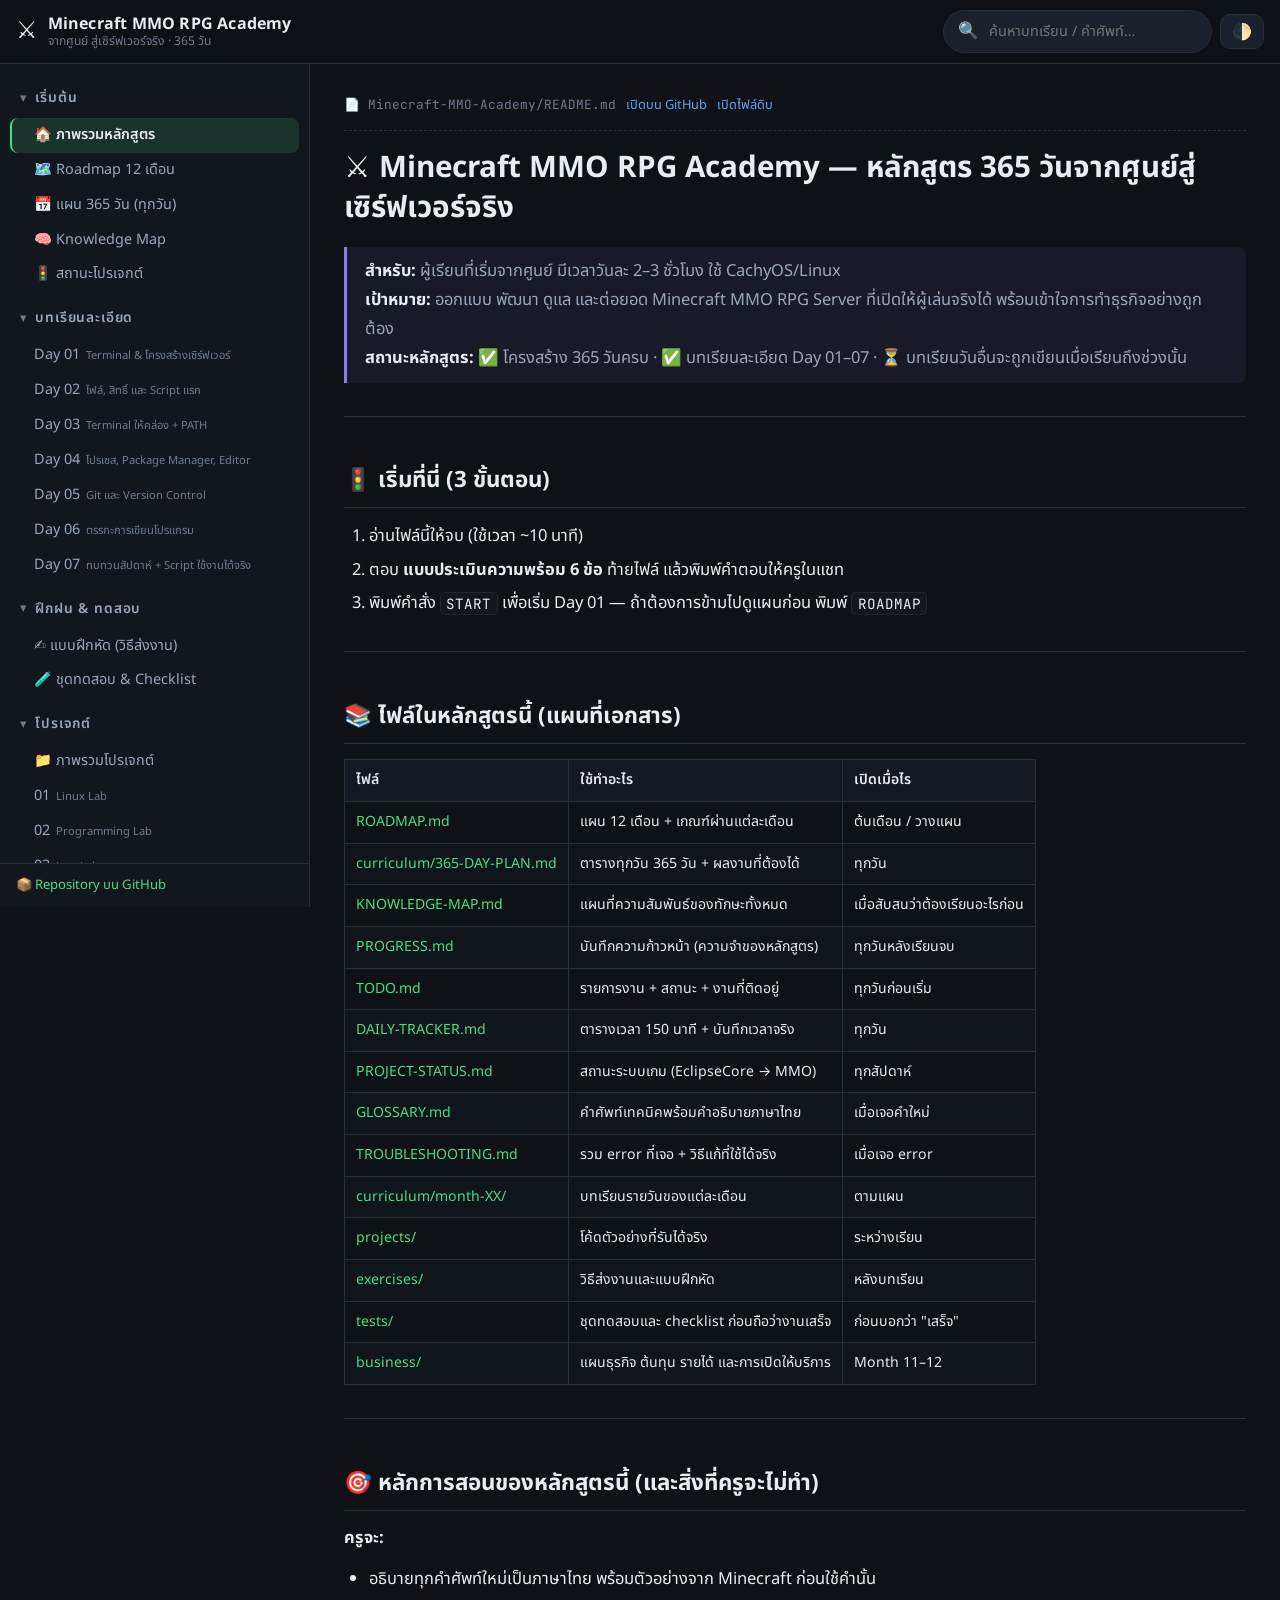
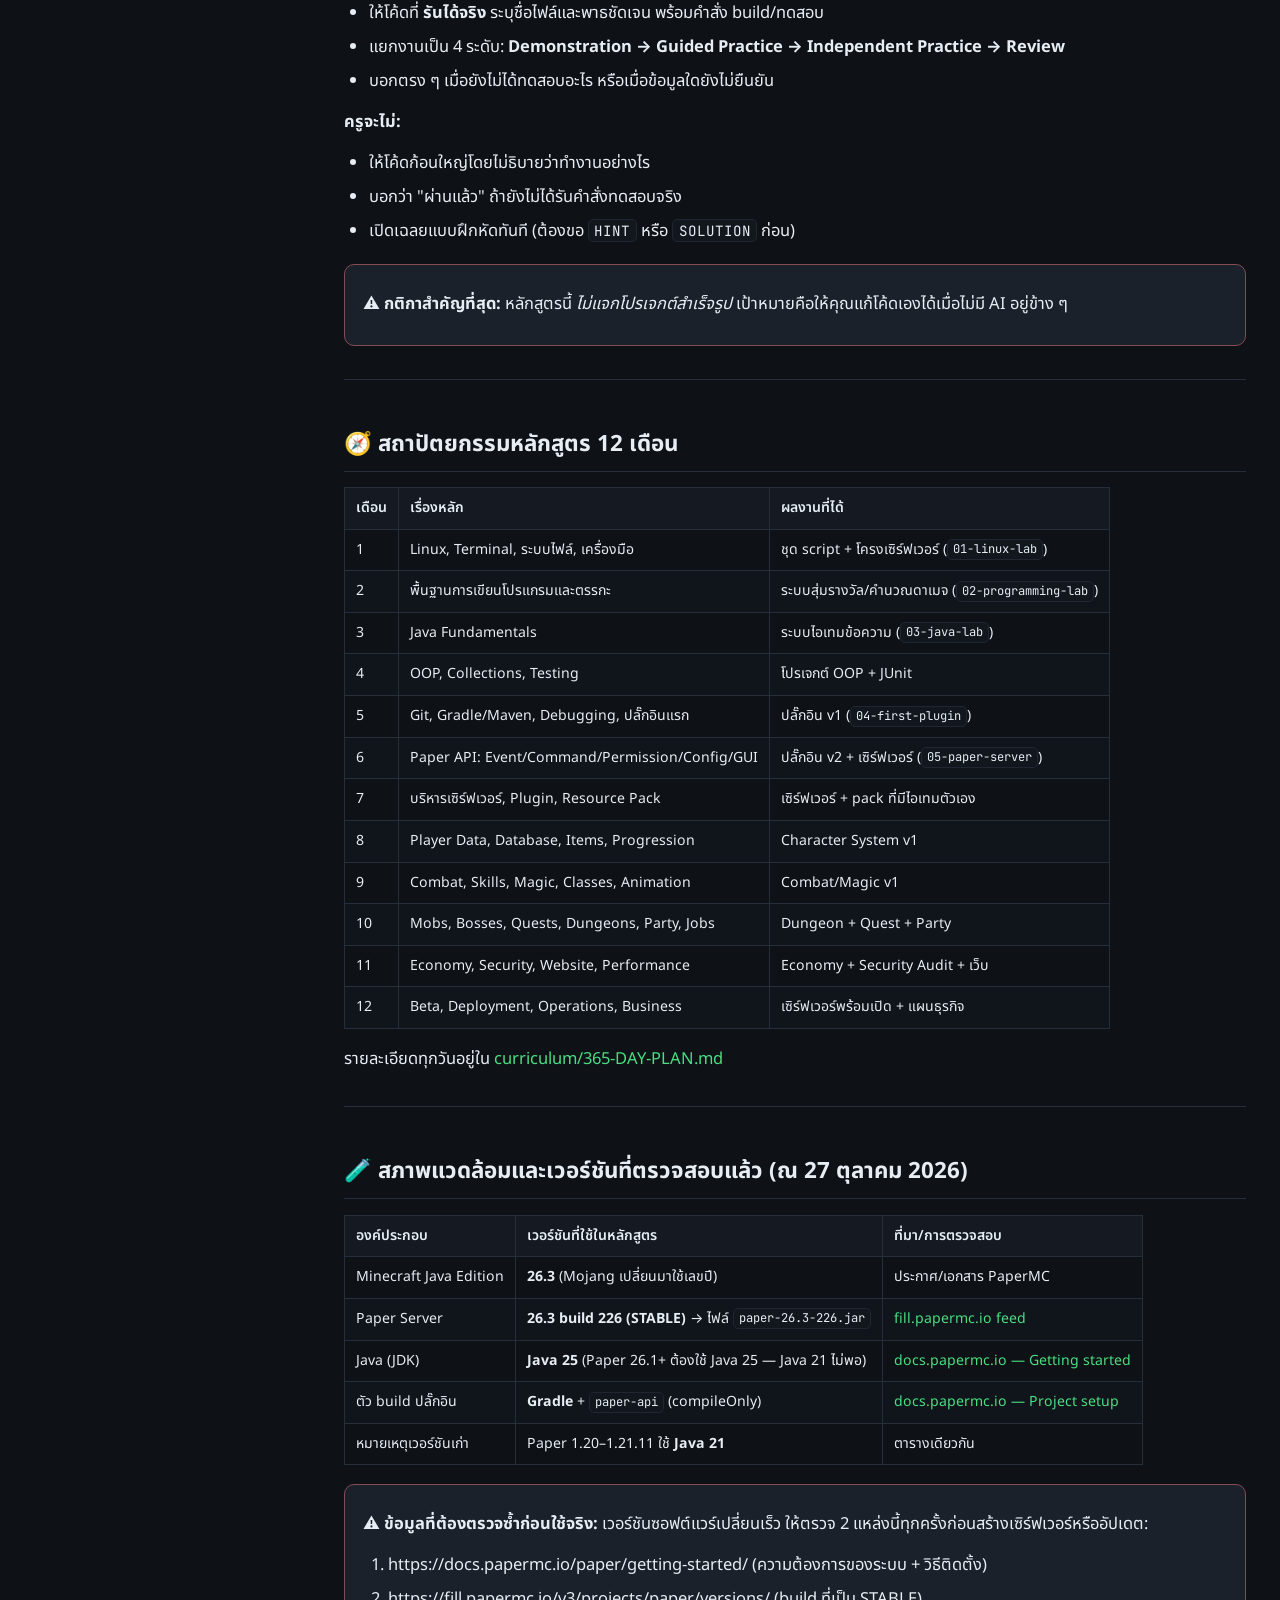
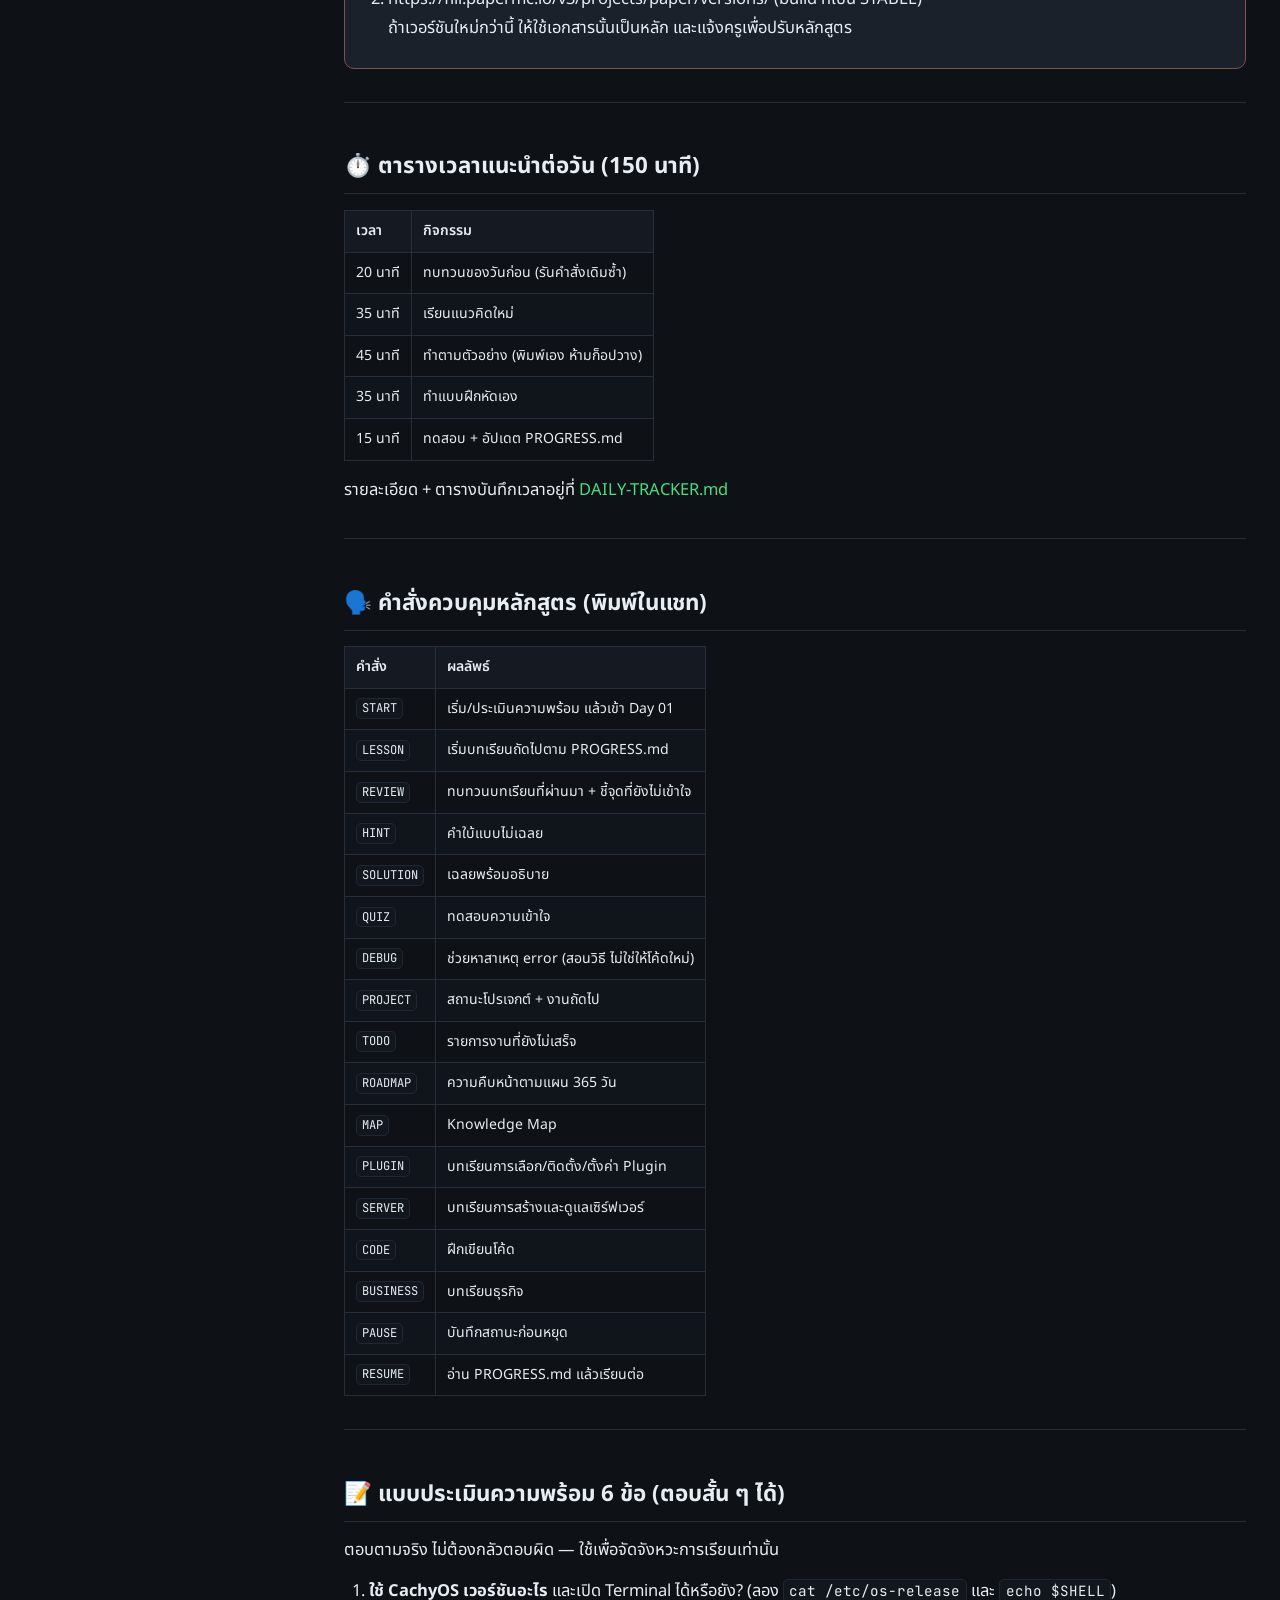
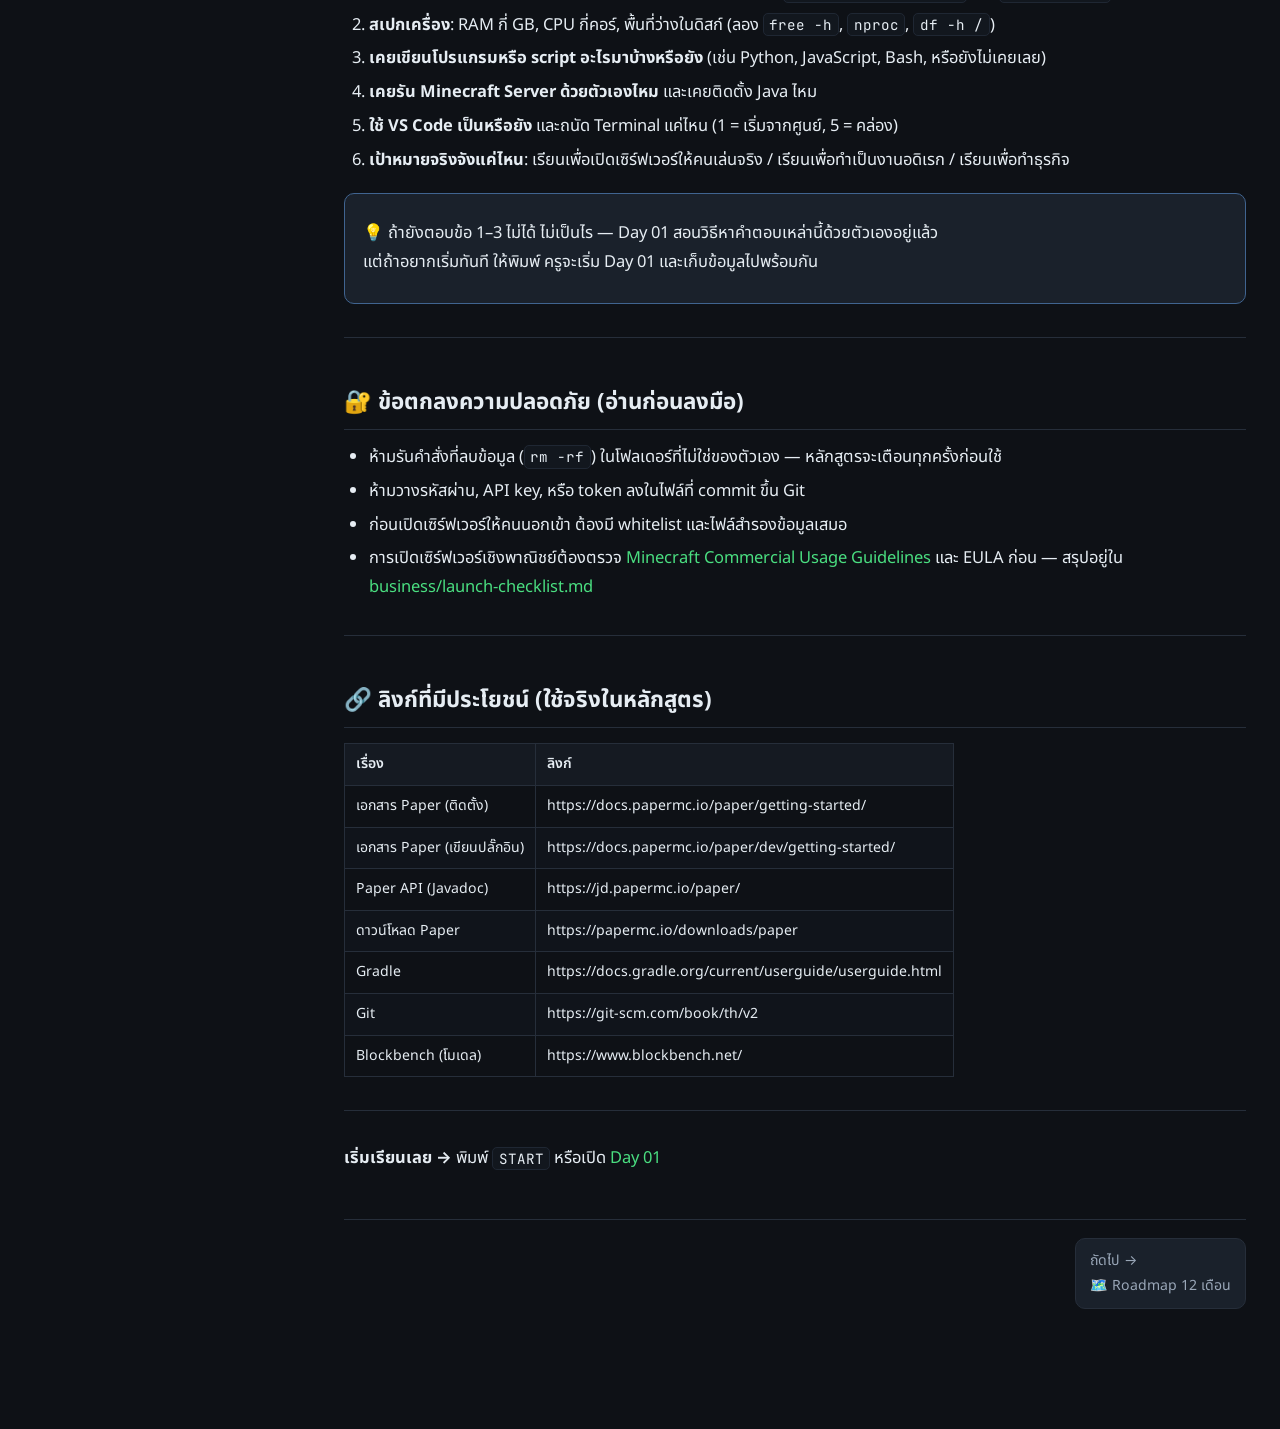
<file: index.html>
<!doctype html>
<html lang="th">
<head>
<meta charset="utf-8">
<meta name="viewport" content="width=device-width, initial-scale=1">
<title>Minecraft MMO RPG Academy — หลักสูตร 365 วัน</title>
<meta name="description" content="หลักสูตรเรียนรู้จากศูนย์สู่การสร้าง Minecraft MMO RPG Server: Linux, Java, Paper API, Plugin, Resource Pack, Database, DevOps, Security และ Business">
<meta name="color-scheme" content="dark light">
<link rel="icon" href="data:image/svg+xml,<svg xmlns='http://www.w3.org/2000/svg' viewBox='0 0 100 100'><text y='.9em' font-size='90'>⚔️</text></svg>">
<link rel="preconnect" href="https://fonts.googleapis.com">
<link rel="preconnect" href="https://fonts.gstatic.com" crossorigin>
<link href="https://fonts.googleapis.com/css2?family=Noto+Sans+Thai:wght@400;500;600;700&family=JetBrains+Mono:wght@400;500&family=Inter:wght@400;500;600;700&display=swap" rel="stylesheet">
<link rel="stylesheet" href="assets/style.css">
</head>
<body>

<header class="topbar">
  <button class="icon-btn menu-btn" id="menuBtn" aria-label="เปิดเมนู">☰</button>
  <a class="brand" href="#/Minecraft-MMO-Academy/README.md">
    <span class="brand-mark">⚔️</span>
    <span class="brand-text">
      <strong>Minecraft MMO RPG Academy</strong>
      <small>จากศูนย์ สู่เซิร์ฟเวอร์จริง · 365 วัน</small>
    </span>
  </a>
  <div class="topbar-tools">
    <label class="search">
      <span aria-hidden="true">🔍</span>
      <input id="searchInput" type="search" placeholder="ค้นหาบทเรียน / คำศัพท์…" autocomplete="off">
    </label>
    <button class="icon-btn" id="themeBtn" title="สลับโหมดสว่าง/มืด">🌓</button>
  </div>
</header>

<div class="layout">
  <aside class="sidebar" id="sidebar">
    <div class="sidebar-scroll" id="sidebarBody">
      <p class="nav-loading">กำลังโหลดเมนู…</p>
    </div>
    <div class="sidebar-foot">
      <a href="https://github.com/Mengkubbbb/Mengkubbbb.github.io" target="_blank" rel="noopener">📦 Repository บน GitHub</a>
    </div>
  </aside>

  <main class="content" id="content" tabindex="-1">
    <div class="loading-card">
      <h2>กำลังเตรียมหลักสูตร…</h2>
      <p>หากข้อความนี้ค้างนาน แสดงว่าเปิดไฟล์แบบ <code>file://</code> อยู่ ให้เปิดผ่านเว็บเซิร์ฟเวอร์หรือ GitHub Pages แทน</p>
    </div>
  </main>
</div>

<div class="scrim" id="scrim"></div>

<noscript>
  <div class="noscript">
    <h1>Minecraft MMO RPG Academy</h1>
    <p>หน้านี้ต้องใช้ JavaScript เพื่อแสดงเนื้อหาจากไฟล์ Markdown ในโฟลเดอร์ <code>Minecraft-MMO-Academy/</code></p>
    <p>เปิดอ่านได้โดยตรงที่ไฟล์ <a href="Minecraft-MMO-Academy/README.md">Minecraft-MMO-Academy/README.md</a></p>
  </div>
</noscript>

<script type="module" src="assets/app.js"></script>
</body>
</html>
</file>
<file: assets/style.css>
/* Minecraft MMO RPG Academy — stylesheet
   โครงสร้าง: ตัวแปรสี → topbar → sidebar → content → markdown → responsive */

:root {
  --bg: #0e1116;
  --bg-soft: #151a22;
  --bg-card: #1a212b;
  --panel: #12171e;
  --border: #262e3a;
  --border-soft: #1f2733;
  --fg: #e6edf3;
  --fg-dim: #9aa7b8;
  --fg-mute: #6f7c8d;
  --accent: #4ade80;      /* เขียวมรกต — สีหลักของธีม Minecraft */
  --accent-2: #8b7cf6;    /* ม่วง — สีรองสำหรับ MMO/เวทมนตร์ */
  --accent-3: #f0b429;    /* ทอง — สถานะกำลังเรียน */
  --danger: #f87171;
  --info: #60a5fa;
  --radius: 12px;
  --mono: "JetBrains Mono", ui-monospace, SFMono-Regular, Menlo, monospace;
  --sans: "Noto Sans Thai", "Inter", system-ui, -apple-system, sans-serif;
  --maxw: 920px;
}

html[data-theme="light"] {
  --bg: #f6f7f9;
  --bg-soft: #ffffff;
  --bg-card: #ffffff;
  --panel: #f0f2f5;
  --border: #d9dee6;
  --border-soft: #e6eaef;
  --fg: #1b2430;
  --fg-dim: #4d5a6b;
  --fg-mute: #78859a;
  --accent: #14883f;
  --accent-2: #6d4df0;
  --accent-3: #a76b00;
  --danger: #c53030;
  --info: #1d6fd0;
}

* { box-sizing: border-box; }

html { scroll-behavior: smooth; }

body {
  margin: 0;
  background: var(--bg);
  color: var(--fg);
  font-family: var(--sans);
  font-size: 16.5px;
  line-height: 1.75;
  -webkit-font-smoothing: antialiased;
}

a { color: var(--accent); text-decoration: none; }
a:hover { text-decoration: underline; }
:focus-visible { outline: 2px solid var(--accent-2); outline-offset: 2px; }

/* ---------- topbar ---------- */
.topbar {
  position: sticky; top: 0; z-index: 40;
  display: flex; align-items: center; gap: 12px;
  padding: 10px 16px;
  background: color-mix(in srgb, var(--bg) 88%, transparent);
  backdrop-filter: blur(10px);
  border-bottom: 1px solid var(--border);
}
.brand { display: flex; align-items: center; gap: 10px; color: inherit; }
.brand:hover { text-decoration: none; }
.brand-mark { font-size: 24px; }
.brand-text { display: flex; flex-direction: column; line-height: 1.25; }
.brand-text strong { font-size: 1rem; letter-spacing: .2px; }
.brand-text small { color: var(--fg-mute); font-size: .76rem; }
.topbar-tools { margin-left: auto; display: flex; align-items: center; gap: 8px; }

.search {
  display: flex; align-items: center; gap: 8px;
  background: var(--bg-card); border: 1px solid var(--border);
  border-radius: 999px; padding: 6px 14px;
}
.search input {
  background: none; border: 0; color: var(--fg); font-family: inherit;
  font-size: .9rem; width: 210px; outline: none;
}
.icon-btn {
  background: var(--bg-card); color: var(--fg); border: 1px solid var(--border);
  border-radius: 10px; padding: 7px 11px; cursor: pointer; font-size: 1rem;
}
.icon-btn:hover { border-color: var(--accent); }
.menu-btn { display: none; }

/* ---------- layout ---------- */
.layout { display: grid; grid-template-columns: 310px minmax(0, 1fr); gap: 0; }

.sidebar {
  position: sticky; top: 57px;
  height: calc(100vh - 57px);
  display: flex; flex-direction: column;
  background: var(--panel);
  border-right: 1px solid var(--border);
}
.sidebar-scroll { overflow-y: auto; padding: 14px 10px 24px; flex: 1; }
.sidebar-foot {
  border-top: 1px solid var(--border);
  padding: 10px 16px; font-size: .82rem; color: var(--fg-mute);
}

.nav-group { margin-bottom: 6px; }
.nav-group > summary {
  cursor: pointer; list-style: none;
  padding: 8px 10px; border-radius: 8px;
  font-weight: 600; font-size: .86rem; color: var(--fg-dim);
  text-transform: uppercase; letter-spacing: .06em;
  display: flex; align-items: center; gap: 8px;
}
.nav-group > summary::-webkit-details-marker { display: none; }
.nav-group > summary::before { content: "▸"; color: var(--fg-mute); font-size: .8rem; }
.nav-group[open] > summary::before { content: "▾"; }
.nav-group > summary:hover { background: var(--bg-soft); color: var(--fg); }

.nav-item {
  display: block; padding: 7px 10px 7px 22px; border-radius: 8px;
  color: var(--fg-dim); font-size: .9rem; line-height: 1.45;
  border-left: 2px solid transparent;
}
.nav-item:hover { background: var(--bg-soft); color: var(--fg); text-decoration: none; }
.nav-item.active {
  background: color-mix(in srgb, var(--accent) 14%, transparent);
  color: var(--fg); border-left-color: var(--accent); font-weight: 600;
}
.nav-item .tag {
  font-size: .7rem; color: var(--fg-mute); margin-left: 6px;
}
.nav-sub { padding-left: 8px; }
.nav-day {
  display: flex; gap: 8px; align-items: baseline;
  padding: 5px 10px 5px 20px; border-radius: 7px;
  color: var(--fg-dim); font-size: .85rem;
}
.nav-day:hover { background: var(--bg-soft); color: var(--fg); text-decoration: none; }
.nav-day .d { font-family: var(--mono); font-size: .76rem; color: var(--accent); flex: none; }
.nav-day.doc .d::after { content: "📖"; margin-left: 4px; }
.nav-loading { color: var(--fg-mute); padding: 10px; font-size: .88rem; }

/* ---------- content ---------- */
.content {
  padding: 30px 34px 120px;
  max-width: calc(var(--maxw) + 80px);
  width: 100%;
  outline: none;
}
.content > *:first-child { margin-top: 0; }

.loading-card, .error-card {
  background: var(--bg-card); border: 1px solid var(--border);
  border-radius: var(--radius); padding: 22px 24px;
}
.error-card { border-color: color-mix(in srgb, var(--danger) 45%, var(--border)); }
.error-card h2 { margin-top: 0; }
.error-card code { background: var(--panel); }

.doc-meta {
  display: flex; flex-wrap: wrap; gap: 10px; align-items: center;
  margin: 0 0 18px; padding-bottom: 14px;
  border-bottom: 1px dashed var(--border);
  color: var(--fg-mute); font-size: .8rem;
}
.doc-meta .path { font-family: var(--mono); }
.doc-meta a { color: var(--info); }

.pager {
  display: flex; justify-content: space-between; gap: 12px;
  margin-top: 46px; padding-top: 18px; border-top: 1px solid var(--border);
}
.pager a {
  background: var(--bg-card); border: 1px solid var(--border);
  border-radius: 10px; padding: 10px 14px; font-size: .88rem; color: var(--fg-dim);
  max-width: 48%;
}
.pager a:hover { border-color: var(--accent); color: var(--fg); text-decoration: none; }

/* ---------- markdown ---------- */
.md h1 { font-size: 1.85rem; line-height: 1.35; margin: 0 0 .5em; }
.md h2 {
  font-size: 1.4rem; margin: 2em 0 .6em; padding-bottom: .3em;
  border-bottom: 1px solid var(--border);
}
.md h3 { font-size: 1.15rem; margin: 1.6em 0 .5em; }
.md h4 { font-size: 1rem; margin: 1.3em 0 .4em; color: var(--fg-dim); }
.md h5, .md h6 { font-size: .95rem; margin: 1.1em 0 .4em; color: var(--fg-mute); }
.md p { margin: .75em 0; }
.md strong { color: var(--fg); font-weight: 700; }
.md ul, .md ol { margin: .7em 0; padding-left: 1.5em; }
.md li { margin: .3em 0; }
.md li.task { list-style: none; margin-left: -1.2em; display: flex; gap: 8px; align-items: flex-start; }
.md li.task input { margin-top: .55em; accent-color: var(--accent); }
.md hr { border: 0; border-top: 1px solid var(--border); margin: 2em 0; }
.md blockquote {
  margin: 1.1em 0; padding: .6em 1.1em;
  border-left: 3px solid var(--accent-2);
  background: color-mix(in srgb, var(--accent-2) 8%, transparent);
  border-radius: 0 8px 8px 0;
  color: var(--fg-dim);
}
.md blockquote p:first-child { margin-top: 0; }
.md blockquote p:last-child { margin-bottom: 0; }

.md code {
  font-family: var(--mono); font-size: .86em;
  background: var(--panel); border: 1px solid var(--border-soft);
  padding: .12em .4em; border-radius: 5px;
  overflow-wrap: anywhere;
}
.md pre {
  background: #0b0f14; border: 1px solid var(--border);
  border-radius: 10px; padding: 14px 16px; overflow-x: auto;
  margin: 1em 0; position: relative;
}
html[data-theme="light"] .md pre { background: #0d1117; }
.md pre code {
  background: none; border: 0; padding: 0; color: #e6edf3;
  font-size: .84rem; line-height: 1.65;
}
.md pre[data-lang]::before {
  content: attr(data-lang);
  position: absolute; top: 6px; right: 10px;
  font-family: var(--mono); font-size: .68rem; letter-spacing: .08em;
  color: #7d8ea1; text-transform: uppercase;
}
.md table {
  width: 100%; border-collapse: collapse; margin: 1.1em 0;
  font-size: .88rem; display: block; overflow-x: auto;
}
.md th, .md td {
  border: 1px solid var(--border); padding: 8px 11px; text-align: left;
  vertical-align: top;
}
.md th { background: var(--bg-soft); font-weight: 600; white-space: nowrap; }
.md tr:nth-child(even) td { background: color-mix(in srgb, var(--panel) 60%, transparent); }
.md td code { white-space: nowrap; }
.md img { max-width: 100%; border-radius: 10px; }
.md .mermaid {
  background: var(--bg-card); border: 1px solid var(--border);
  border-radius: 10px; padding: 14px; margin: 1.2em 0; text-align: center;
  overflow-x: auto;
}
.md .mermaid-fallback-note {
  font-size: .78rem; color: var(--fg-mute); margin: -.6em 0 1.2em;
}

/* ไฮไลต์กล่องงานที่ต้องทำเอง / คำเตือน (ใช้ blockquote ที่ขึ้นต้นด้วย emoji) */
.md .callout {
  border-radius: 10px; padding: .8em 1.1em; margin: 1.1em 0;
  border: 1px solid var(--border); background: var(--bg-card);
}
.md .callout .callout-title { font-weight: 700; display: block; margin-bottom: .2em; }
.md .callout.todo { border-color: color-mix(in srgb, var(--accent) 45%, var(--border)); }
.md .callout.warn { border-color: color-mix(in srgb, var(--danger) 45%, var(--border)); }
.md .callout.tip { border-color: color-mix(in srgb, var(--info) 45%, var(--border)); }
.md .callout.exercise { border-color: color-mix(in srgb, var(--accent-3) 50%, var(--border)); }

.md mark { background: color-mix(in srgb, var(--accent-3) 35%, transparent); color: inherit; }

/* ---------- misc ---------- */
.noscript { padding: 40px; max-width: 720px; margin: 0 auto; }
.scrim {
  display: none; position: fixed; inset: 57px 0 0; z-index: 30;
  background: rgba(0,0,0,.5);
}
body.nav-open .scrim { display: block; }

@media (max-width: 980px) {
  .layout { grid-template-columns: minmax(0, 1fr); }
  .menu-btn { display: inline-block; }
  .sidebar {
    position: fixed; top: 57px; left: 0; z-index: 35;
    width: 88%; max-width: 340px;
    transform: translateX(-102%); transition: transform .22s ease;
  }
  body.nav-open .sidebar { transform: translateX(0); }
  .content { padding: 22px 18px 110px; }
  .search input { width: 120px; }
  .brand-text small { display: none; }
}

@media print {
  .topbar, .sidebar, .scrim, .pager { display: none !important; }
  .layout { display: block; }
  body { background: #fff; color: #000; font-size: 12pt; }
  .md pre { background: #f4f4f4; border-color: #ccc; }
  .md pre code { color: #111; }
  a { color: #000; text-decoration: underline; }
}
</file>
